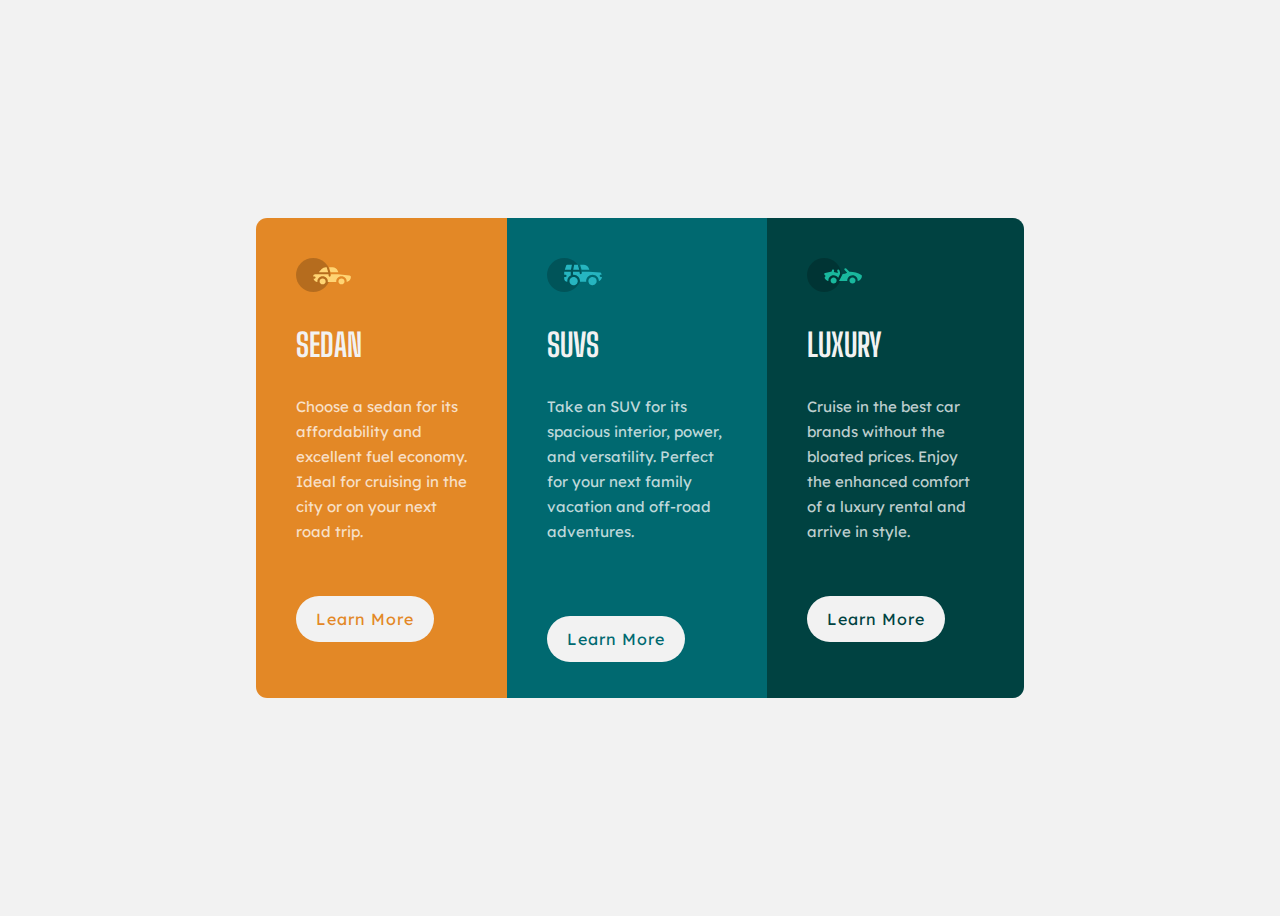
<file: index.html>
<!DOCTYPE html>
<html lang="en">

<head>
    <meta charset="UTF-8">
    <meta http-equiv="X-UA-Compatible" content="IE=edge">
    <meta name="viewport" content="width=device-width, initial-scale=1.0">
    <link href="https://fonts.googleapis.com/css2?family=Big+Shoulders+Display:wght@700&family=Lexend+Deca&display=swap" rel="stylesheet">
    <title>Web3bridge Assignment 2 || frontend mentor</title>
    <link rel="stylesheet" href="main.css">
</head>

<body>
    <!-- container containing 3 divs for the 3 different car types -->
    <div class="container">
        <div class="sedan">
            <div class="car">
                <img src="./images/icon-sedans.svg" alt="sedans icon">
            </div>
            <div class="texts">
                <h1>SEDAN</h1>
                <P>
                    Choose a sedan for its affordability and excellent fuel economy. Ideal for cruising in the city or on your next road trip.
                </P>
            </div>
            <div class="button">
                <a class="sedan-l" href="">Learn More</a>
            </div>
        </div>

        <div class="suv">
            <div class="car">
                <img src="./images/icon-suvs.svg" alt="suvs icon">
            </div>
            <div class="texts">
                <h1>
                    SUVS
                </h1>
                <p>
                    Take an SUV for its spacious interior, power, and versatility. Perfect for your next family vacation and off-road adventures.
                </p>
            </div>
            <div class="button down">
                <a href="" class="suv-l">Learn More</a>
            </div>
        </div>

        <div class="luxury">
            <div class="car">
                <img src="./images/icon-luxury.svg" alt="luxury icon">
            </div>
            <div class="texts">
                <h1>
                    LUXURY
                </h1>
                <p>
                    Cruise in the best car brands without the bloated prices. Enjoy the enhanced comfort of a luxury rental and arrive in style.
                </p>
            </div>
            <div class="button">
                <a href="" class="luxury-l">Learn More</a>
            </div>
        </div>
    </div>
</body>

</html>
</file>
<file: main.css>
body {
    display: flex;
    align-items: center;
    justify-content: center;
    height: 100vh;
    background-color: hsl(0, 0%, 95%);
}

.container {
    display: flex;
    flex-direction: row;
    width: 60vw;
    height: 30rem;
    overflow: hidden;
}

.sedan {
    background-color: hsl(31, 77%, 52%);
    border-top-left-radius: .7rem;
    border-bottom-left-radius: .7rem;
}

.suv {
    background-color: hsl(184, 100%, 22%);
}

.luxury {
    background-color: hsl(179, 100%, 13%);
    border-top-right-radius: .7rem;
    border-bottom-right-radius: .7rem;
}

.car img {
    width: 55px;
}

.sedan,
.suv,
.luxury {
    color: hsla(0, 0%, 100%, 0.75);
    padding: 2.5rem;
}

.texts {
    margin-top: 30px;
}

.texts h1 {
    font-family: 'Big Shoulders Display', cursive;
    color: hsl(0, 0%, 95%);
}

.texts p {
    margin-top: 30px;
    line-height: 25px;
    font-size: 15px;
    font-family: 'Lexend Deca', sans-serif;
}

.button {
    margin-top: 65px;
    margin-bottom: 20px;
}

.button a {
    padding: 13px 20px;
    border-radius: 30px;
    background-color: hsl(0, 0%, 95%);
    letter-spacing: 1px;
    text-decoration: none;
    transition: all .3s ease;
    font-family: 'Lexend Deca', sans-serif;
}

.button a:hover {
    color: hsla(0, 0%, 100%, 0.75);
    border: 2px solid hsla(0, 0%, 100%, 0.75);
    background-color: transparent;
}

.down {
    margin-top: 85px;
}

.sedan-l {
    color: hsl(31, 77%, 52%);
}

.suv-l {
    color: hsl(184, 100%, 22%);
}

.luxury-l {
    color: hsl(179, 100%, 13%)
}


/* reaponsive layout for smartphones */

@media screen and (max-width: 699px) {
    .container {
        display: flex;
        flex-direction: column;
        width: 80vw;
        height: 100%;
        overflow: auto;
    }
    .sedan {
        border-bottom-left-radius: 0rem;
        border-top-left-radius: .7rem;
        border-top-right-radius: .7rem;
    }
    .luxury {
        border-top-right-radius: 0rem;
        border-bottom-left-radius: .7rem;
        border-bottom-right-radius: .7rem;
    }
    .texts p {
        margin-top: 30px;
        line-height: 25px;
        font-size: 13px;
        font-family: 'Lexend Deca', sans-serif;
    }
    .down {
        margin-top: 65px;
    }
}


/* reaponsive layout for tablets */

@media screen and (min-width: 700px) and (max-width: 850px) {
    .container {
        width: 80vw;
    }
    .sedan,
    .suv,
    .luxury {
        padding: 1.5rem;
    }
    .down {
        margin-top: 65px;
    }
}

@media screen and (min-width: 851px) and (max-width: 1050px) {
    .container {
        width: 75vw;
    }
    .down {
        margin-top: 65px;
    }
}
</file>
